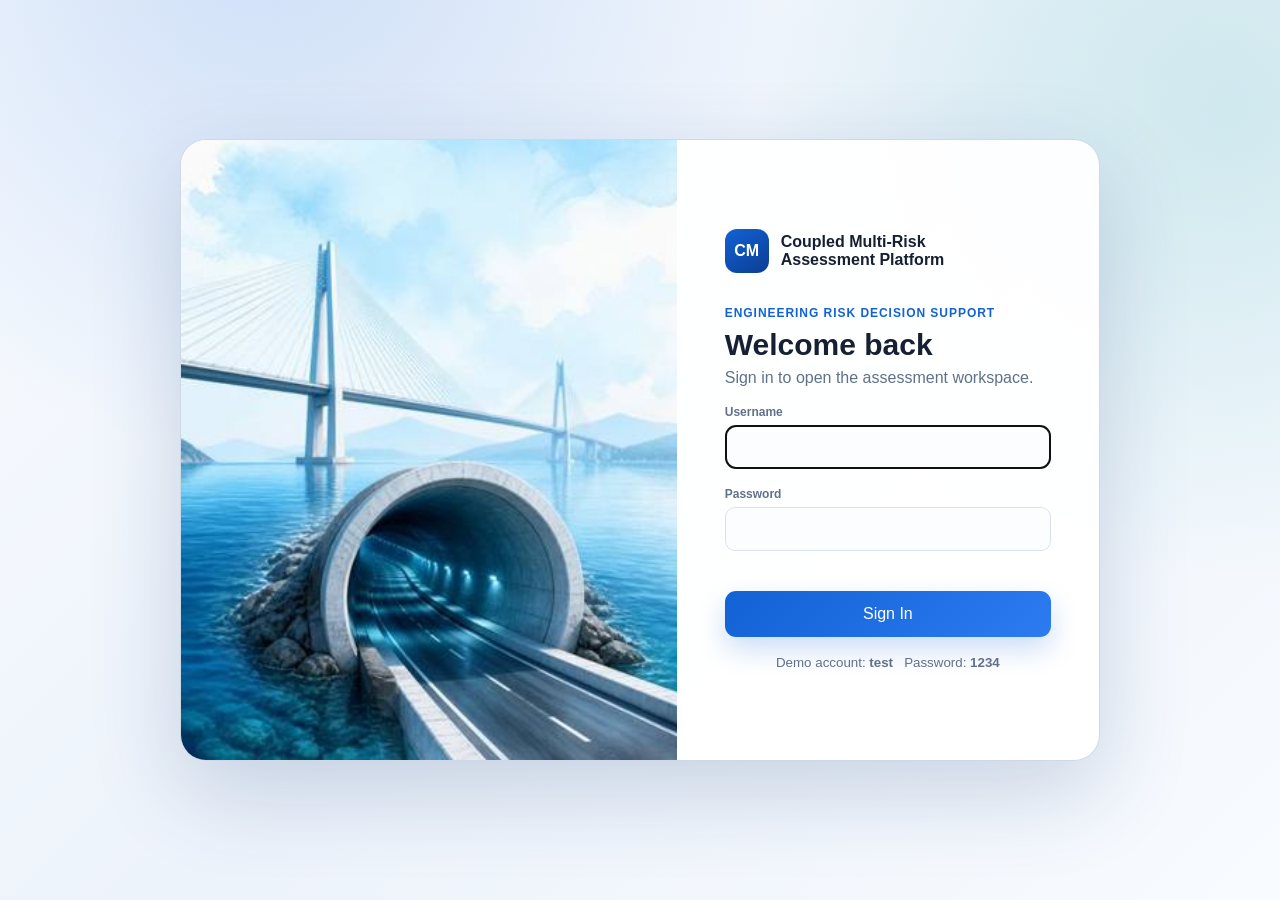
<file: index.html>
<!doctype html>
<html lang="en">
  <head>
    <meta charset="UTF-8" />
    <meta name="viewport" content="width=device-width, initial-scale=1.0" />
    <title>Coupled Multi-Risk Assessment Platform</title>
    <link rel="stylesheet" href="./styles.css" />
  </head>
  <body>
    <section class="login-screen" id="loginScreen" aria-labelledby="loginTitle">
      <div class="login-card">
        <div class="login-visual" aria-hidden="true">
          <img src="./assets/subsea-tunnel-sidebar.jpg" alt="" />
        </div>
        <form class="login-form" id="loginForm">
          <div class="login-brand"><span>CM</span><strong>Coupled Multi-Risk<br />Assessment Platform</strong></div>
          <div><span class="eyebrow">Engineering risk decision support</span><h1 id="loginTitle">Welcome back</h1><p>Sign in to open the assessment workspace.</p></div>
          <label>Username<input id="loginUsername" type="text" autocomplete="username" required /></label>
          <label>Password<input id="loginPassword" type="password" autocomplete="current-password" required /></label>
          <p class="login-error" id="loginError" role="alert" aria-live="polite"></p>
          <button class="primary-button login-button" type="submit">Sign In</button>
          <small class="demo-credentials">Demo account: <b>test</b> &nbsp; Password: <b>1234</b></small>
        </form>
      </div>
    </section>
    <div class="app-shell">
      <aside class="sidebar" aria-label="Main navigation">
        <div class="brand">
          <div class="brand-mark">CM</div>
          <div>
            <strong>Coupled Multi-Risk</strong>
            <span>Assessment Platform</span>
          </div>
        </div>
        <nav class="nav-list">
          <a href="#dashboard" class="nav-item active" data-section="dashboard">Dashboard</a>
          <a href="#setup" class="nav-item" data-section="setup">Project Setup</a>
          <a href="#library" class="nav-item" data-section="library">Risk Library</a>
          <a href="#coupling" class="nav-item" data-section="coupling">Coupling Matrix</a>
          <a href="#transmission" class="nav-item" data-section="transmission">Transfer Matrix</a>
          <a href="#paths" class="nav-item" data-section="paths">Effective Paths</a>
          <a href="#assessment" class="nav-item" data-section="assessment">Target-Risk Assessment</a>
          <a href="#reports" class="nav-item" data-section="reports">Reports</a>
        </nav>
        <button class="nav-item settings-link" id="openSettings" type="button">Settings</button>
        <div class="side-art">
          <img src="./assets/subsea-tunnel-sidebar.jpg" alt="Subsea tunnel entrance with a cable-stayed bridge" />
        </div>
      </aside>

      <main class="workspace">
        <header class="topbar">
          <div>
            <span class="eyebrow">Engineering risk decision support</span>
            <h1>Coupled Multi-Risk Assessment Platform</h1>
          </div>
          <div class="top-actions">
            <button class="ghost-button" id="signOut" type="button">Sign Out</button>
            <button class="ghost-button" id="resetDemo">Reset Demo</button>
            <button class="primary-button" id="printReport">Export Full Report</button>
          </div>
        </header>

        <section class="panel hero-panel" id="dashboard">
          <div class="section-title">
            <span>Project Summary</span>
            <strong id="projectTitle">Qingdao Jiaozhou Bay Second Subsea Tunnel</strong>
          </div>
          <div class="project-grid">
            <div class="project-meta">
              <dl>
                <div><dt>Project Type</dt><dd id="projectTypeText">Subsea tunnel</dd></div>
                <div><dt>Location</dt><dd id="locationText">Qingdao, Shandong, China</dd></div>
                <div><dt>Assessment Unit</dt><dd id="unitText">Base demonstration unit</dd></div>
                <div><dt>Model Focus</dt><dd>Amplification effects and cascading propagation</dd></div>
              </dl>
            </div>
            <div class="metric-card">
              <i class="metric-icon shield-icon" aria-hidden="true"><svg viewBox="0 0 24 24"><path d="M12 3 20 6v6c0 5-3.4 8-8 10-4.6-2-8-5-8-10V6l8-3Z"/><path d="M12 7v10"/></svg></i>
              <span>Initial Target Grade</span>
              <strong id="initialGradeMetric">III</strong>
              <small id="initialGradeName">Moderate</small>
            </div>
            <div class="metric-card warning">
              <i class="metric-icon coupled-icon" aria-hidden="true"><svg viewBox="0 0 24 24"><path d="M12 3 20 6v6c0 5-3.4 8-8 10-4.6-2-8-5-8-10V6l8-3Z"/><path d="m9 12 2 2 4-5"/></svg></i>
              <span>Coupled Grade</span>
              <strong id="coupledGradeMetric">II</strong>
              <small id="coupledGradeName">High</small>
            </div>
            <div class="metric-card">
              <i class="metric-icon chart-icon" aria-hidden="true"><svg viewBox="0 0 24 24"><path d="M4 20V10m6 10V5m6 15v-7m4 7H2"/><path d="m4 8 6-5 6 7 5-5"/></svg></i>
              <span>Amplification Factor</span>
              <strong id="ampMetric">1.219</strong>
              <small id="ampChange">Path-weighted</small>
            </div>
            <div class="metric-card">
              <i class="metric-icon path-icon" aria-hidden="true"><svg viewBox="0 0 24 24"><circle cx="5" cy="5" r="2"/><circle cx="19" cy="7" r="2"/><circle cx="7" cy="19" r="2"/><circle cx="18" cy="18" r="2"/><path d="m7 6 10 1M6 7l1 10m2 1 7 0m2-9v7"/></svg></i>
              <span>Effective Paths</span>
              <strong id="pathMetric">4</strong>
              <small id="thresholdMetric">T0 = 0.05</small>
            </div>
          </div>
          <div class="dashboard-intelligence">
            <div class="health-card">
              <div class="health-icon">✓</div>
              <div><span>Analysis Status</span><strong id="analysisHealth">Completed</strong><small id="healthDetail">Model inputs are ready</small></div>
            </div>
            <div class="insight-card"><span>Dominant Path</span><strong id="dominantPath">—</strong><small id="dominantContribution">Highest contribution</small></div>
            <div class="insight-card"><span>Network Density</span><strong id="networkDensity">—</strong><small>Active directed relations</small></div>
            <div class="insight-card"><span>Control Priority</span><strong id="controlPriority">—</strong><small>Largest upstream contributor</small></div>
          </div>
        </section>

        <section class="dashboard-grid">
          <article class="panel" id="setup">
            <div class="section-title compact">
              <span>Project Setup</span>
              <button class="mini-button" id="applyProject">Apply</button>
            </div>
            <div class="form-grid">
              <label>Project name<input id="projectName" type="text" /></label>
              <label>Project type<input id="projectType" type="text" /></label>
              <label>Location<input id="projectLocation" type="text" /></label>
              <label>Assessment unit<input id="assessmentUnit" type="text" /></label>
              <label>Path threshold T0<input id="thresholdInput" type="number" min="0" max="1" step="0.01" /></label>
              <label>Max path length<input id="maxDepthInput" type="number" min="1" max="6" step="1" /></label>
            </div>
          </article>

          <article class="panel" id="library">
            <div class="section-title compact">
              <span>Risk Library</span>
              <button class="mini-button" id="addRisk">Add Risk</button>
            </div>
            <div class="risk-list" id="riskList"></div>
          </article>

          <article class="panel network-panel" id="assessment">
            <div class="section-title compact">
              <div><span>Risk Interaction Network</span><small class="section-subtitle">Coupling amplification and cascading propagation displayed together</small></div>
              <div class="network-legend">
                <span><i class="coupling-line"></i>Coupling C</span>
                <span><i class="transfer-line"></i>Transfer T</span>
              </div>
            </div>
            <svg id="networkSvg" viewBox="55 20 790 570" role="img" aria-label="Coupling and transfer risk interaction network"></svg>
            <div class="network-footnote"><span>Line thickness reflects coefficient magnitude</span><span>Arrow direction indicates risk propagation</span><span>Target risk is located at the centre</span></div>
          </article>

          <article class="panel result-panel">
            <div class="section-title compact">
              <span class="title-with-icon"><i aria-hidden="true">◇</i>Coupled Assessment Result</span>
              <strong id="warningText">High</strong>
            </div>
            <div class="gauge-wrap">
              <svg id="gaugeSvg" viewBox="0 0 420 240" role="img" aria-label="Coupled risk gauge"></svg>
              <div class="result-notes">
                <div><span>Target risk</span><strong id="targetName">Safety Risk</strong></div>
                <div><span>Initial numerical grade</span><strong id="initialValue">3.00</strong></div>
                <div><span>Coupled numerical grade</span><strong id="coupledValue">2.46</strong></div>
                <div><span>Risk change</span><strong id="riskChange">Upgraded by 1 level</strong></div>
              </div>
            </div>
          </article>
        </section>

        <section class="matrix-grid">
          <article class="panel matrix-panel" id="coupling">
            <div class="section-title compact">
              <span>Original Coupling Matrix C₀</span>
              <small>expert initial input · editable</small>
            </div>
            <div id="couplingMatrix" class="matrix-host"></div>
          </article>

          <article class="panel matrix-panel" id="transmission">
            <div class="section-title compact">
              <span>Original Transfer Matrix T₀</span>
              <small>expert initial input · editable</small>
            </div>
            <div id="transmissionMatrix" class="matrix-host"></div>
          </article>

          <article class="panel matrix-panel">
            <div class="section-title compact"><span>Risk Grade Matrix G</span><small>automatically generated from Risk Library</small></div>
            <div id="gradeMatrix" class="matrix-host"></div>
          </article>

          <article class="panel matrix-panel">
            <div class="section-title compact"><span>Coefficient Adjustment Matrix A</span><small>embedded from the manuscript</small></div>
            <div id="adjustmentMatrix" class="matrix-host"></div>
          </article>

          <article class="panel matrix-panel">
            <div class="section-title compact"><span>Adjusted Coupling Matrix C*</span><small>C₀ × grade adjustment factor</small></div>
            <div id="adjustedCouplingMatrix" class="matrix-host"></div>
          </article>

          <article class="panel matrix-panel">
            <div class="section-title compact"><span>Adjusted Transfer Matrix T*</span><small>T₀ × grade adjustment factor</small></div>
            <div id="adjustedTransmissionMatrix" class="matrix-host"></div>
          </article>
        </section>

        <section class="panel" id="paths">
          <div class="section-title compact">
            <span>Effective Propagation Paths</span>
            <small id="pathSummary">Paths ending at target risk</small>
          </div>
          <div class="table-wrap">
            <table>
              <thead>
                <tr>
                  <th>Path</th>
                  <th>Propagation route</th>
                  <th>Propagation probability</th>
                  <th>Path weight</th>
                  <th>Coupling product</th>
                  <th>Contribution</th>
                </tr>
              </thead>
              <tbody id="pathsBody"></tbody>
            </table>
          </div>
        </section>

        <section class="panel report-panel" id="reports">
          <div class="section-title compact">
            <span>Analysis Report</span>
            <button class="mini-button" id="copyReport">Copy Summary</button>
          </div>
          <textarea id="reportText" spellcheck="false"></textarea>
        </section>
      </main>
    </div>

    <div class="settings-overlay" id="settingsOverlay" hidden>
      <section class="settings-dialog" role="dialog" aria-modal="true" aria-labelledby="settingsTitle">
        <div class="settings-header">
          <div><span>Interface Preferences</span><h2 id="settingsTitle">Settings</h2></div>
          <button id="closeSettings" class="icon-button" type="button" aria-label="Close settings">×</button>
        </div>
        <div class="settings-body">
          <label>Interface language
            <select id="languageSetting">
              <option value="en">English</option>
              <option value="zh">中文</option>
            </select>
          </label>
          <label>Report language
            <select id="reportLanguageSetting">
              <option value="en">English report</option>
              <option value="zh">中文报告</option>
            </select>
          </label>
          <label>Interface font
            <select id="fontFamilySetting">
              <option value="system">Segoe UI / Aptos</option>
              <option value="arial">Arial</option>
              <option value="times">Times New Roman</option>
              <option value="georgia">Georgia</option>
            </select>
          </label>
          <label>Text size
            <select id="fontSizeSetting">
              <option value="0.92">Small</option>
              <option value="1">Standard</option>
              <option value="1.08">Large</option>
            </select>
          </label>
          <label>Display density
            <select id="densitySetting">
              <option value="comfortable">Comfortable</option>
              <option value="compact">Compact</option>
            </select>
          </label>
          <label>Accent colour
            <select id="accentSetting">
              <option value="blue">Engineering Blue</option>
              <option value="teal">Ocean Teal</option>
              <option value="navy">Deep Navy</option>
            </select>
          </label>
        </div>
        <div class="settings-preview"><span>Preview</span><strong>Coupled Multi-Risk Assessment</strong><small>Risk interaction, effective paths and coupled result</small></div>
        <div class="settings-actions">
          <button class="ghost-button" id="resetSettings" type="button">Restore Defaults</button>
          <button class="primary-button" id="saveSettings" type="button">Save Settings</button>
        </div>
      </section>
    </div>

    <script src="./app.js"></script>
  </body>
</html>
</file>
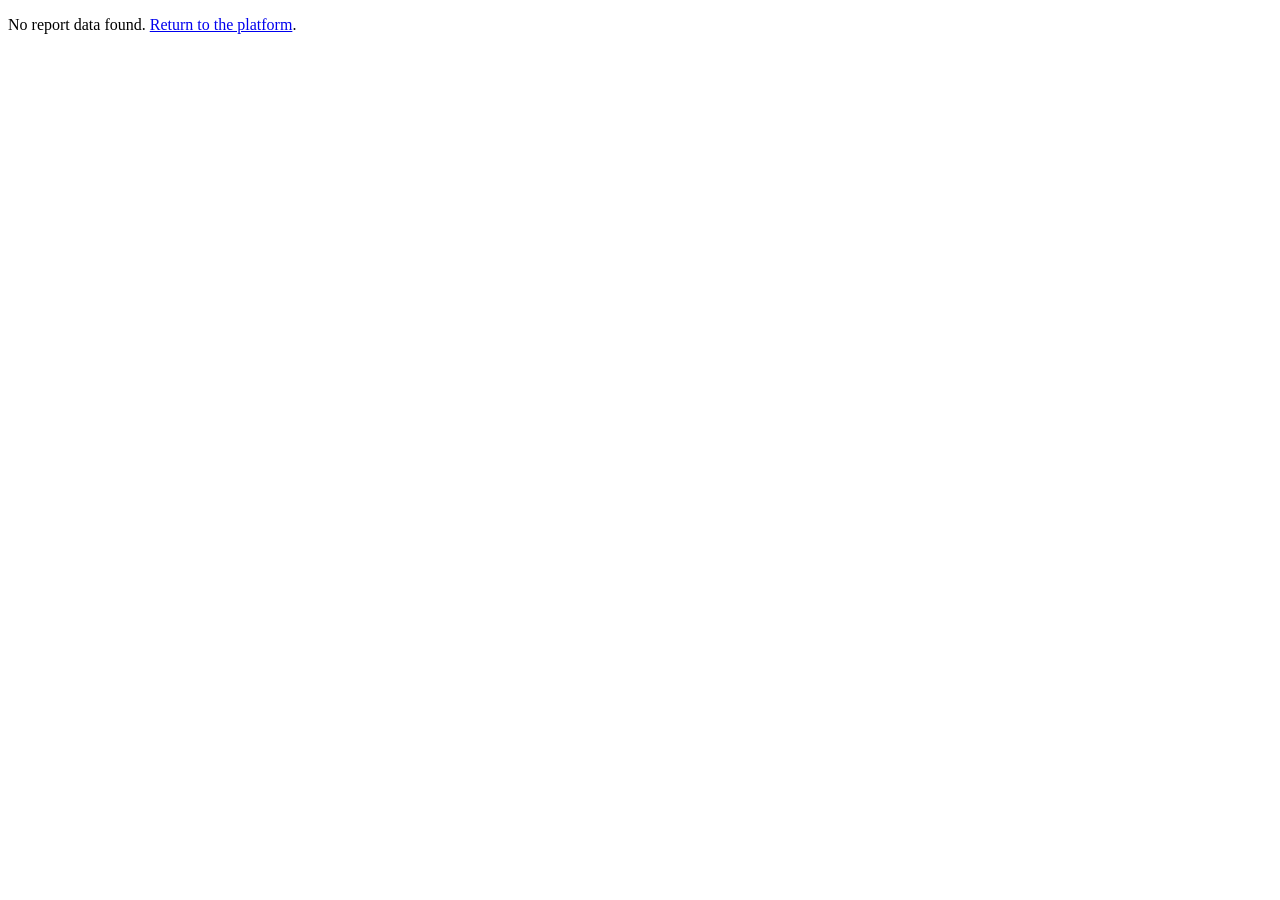
<file: report.html>
<!doctype html>
<html lang="en">
  <head><meta charset="utf-8"><title>Preparing full report…</title></head>
  <body>
    <script>
      const report = sessionStorage.getItem("coupled-risk-full-report");
      if (report) {
        document.open();
        document.write(report);
        document.close();
        document.title = document.documentElement.lang === "zh-CN" ? "多风险耦合评估报告" : "Coupled Multi-Risk Assessment Report";
        const visuals = sessionStorage.getItem("coupled-risk-report-visuals");
        const pathHeading = [...document.querySelectorAll("h2")].find(node => /Effective Propagation Paths|有效传播路径/i.test(node.textContent));
        if (visuals && pathHeading) {
          const section = document.createElement("section");
          section.innerHTML = visuals;
          pathHeading.before(section);
          const style = document.createElement("style");
          style.textContent = '.report-network{padding:12px;border:1px solid #d8e2f0;border-radius:12px}.report-network svg{display:block;width:100%;max-height:560px}.report-result{display:grid;grid-template-columns:1.1fr .9fr;gap:28px;align-items:center;padding:18px;border:1px solid #d8e2f0;border-radius:12px}.report-result svg{width:100%;max-height:330px}.report-result dl{display:grid;grid-template-columns:1fr 1fr;gap:10px}.report-result dt{color:#62708a}.report-result dd{margin:0;font-weight:700}@media print{.report-network,.report-result{break-inside:avoid}}';
          document.head.appendChild(style);
        }
      } else {
        document.body.innerHTML = '<p>No report data found. <a href="./index.html">Return to the platform</a>.</p>';
      }
    </script>
  </body>
</html>
</file>
<file: styles.css>
:root {
  --bg: #edf3fb;
  --panel: rgba(255, 255, 255, 0.92);
  --ink: #172033;
  --muted: #62708a;
  --line: #d8e2f0;
  --blue: #1262d6;
  --blue-deep: #0b3e91;
  --teal: #079f9a;
  --orange: #ec6d1f;
  --green: #28a45f;
  --red: #cf2f2f;
  --violet: #6552bf;
  --shadow: 0 22px 70px rgba(43, 71, 118, 0.12);
  --ui-font: "Aptos", "Segoe UI", "Microsoft YaHei", sans-serif;
  --ui-scale: 1;
  --panel-space: 18px;
}

* {
  box-sizing: border-box;
}

body {
  margin: 0;
  min-height: 100vh;
  color: var(--ink);
  background:
    radial-gradient(circle at 20% -10%, rgba(18, 98, 214, 0.18), transparent 34rem),
    radial-gradient(circle at 96% 12%, rgba(7, 159, 154, 0.14), transparent 30rem),
    linear-gradient(135deg, #f8fbff 0%, var(--bg) 50%, #f8fbff 100%);
  font-family: var(--ui-font);
  font-size: calc(16px * var(--ui-scale));
}

body:not(.authenticated) .app-shell { display: none; }
body.authenticated .login-screen { display: none; }

.login-screen { min-height: 100vh; display: grid; place-items: center; padding: 28px; }
.login-card { width: min(920px, 100%); min-height: 540px; display: grid; grid-template-columns: 1.08fr .92fr; overflow: hidden; border: 1px solid rgba(200,212,231,.9); border-radius: 26px; background: rgba(255,255,255,.94); box-shadow: 0 30px 90px rgba(31,66,119,.2); }
.login-visual { min-height: 540px; background: #dcecff; }
.login-visual img { width: 100%; height: 100%; display: block; object-fit: cover; }
.login-form { display: flex; flex-direction: column; justify-content: center; gap: 18px; padding: 48px; }
.login-brand { display: flex; align-items: center; gap: 12px; margin-bottom: 12px; }
.login-brand > span { width: 44px; height: 44px; display: grid; place-items: center; color: white; font-weight: 800; border-radius: 12px; background: linear-gradient(145deg,var(--blue),var(--blue-deep)); }
.login-form h1 { margin-top: 7px; font-size: 30px; }
.login-form p { margin: 7px 0 0; color: var(--muted); }
.login-form input { height: 44px; }
.login-button { width: 100%; min-height: 46px; }
.login-error { min-height: 18px; margin: -7px 0 !important; color: var(--red) !important; font-size: 12px; font-weight: 700; }
.demo-credentials { color: var(--muted); text-align: center; }

button,
input,
select,
textarea {
  font: inherit;
}

.app-shell {
  display: grid;
  grid-template-columns: 260px minmax(0, 1fr);
  min-height: 100vh;
}

.sidebar {
  position: sticky;
  top: 0;
  height: 100vh;
  display: flex;
  flex-direction: column;
  gap: 16px;
  padding: 18px 16px;
  border-right: 1px solid rgba(173, 190, 216, 0.55);
  background: rgba(248, 251, 255, 0.75);
  backdrop-filter: blur(18px);
}

.brand {
  display: flex;
  align-items: center;
  gap: 12px;
  padding: 2px 6px 14px;
}

.brand-mark {
  width: 38px;
  height: 38px;
  display: grid;
  place-items: center;
  color: white;
  font-weight: 800;
  border-radius: 10px;
  background: linear-gradient(145deg, var(--blue), var(--blue-deep));
  box-shadow: 0 12px 24px rgba(18, 98, 214, 0.24);
}

.brand strong,
.brand span {
  display: block;
}

.brand strong {
  font-size: 15px;
}

.brand span {
  margin-top: 2px;
  color: var(--muted);
  font-size: 12px;
}

.nav-list {
  display: grid;
  gap: 8px;
}

.settings-link {
  flex: 0 0 auto;
  width: 100%;
  border: 0;
  font: inherit;
  text-align: left;
  background: transparent;
  cursor: pointer;
}

.nav-item {
  position: relative;
  display: flex;
  align-items: center;
  min-height: 42px;
  padding: 0 14px 0 42px;
  color: #243a63;
  text-decoration: none;
  border-radius: 12px;
  transition: 180ms ease;
}

.nav-item::before {
  content: "";
  position: absolute;
  left: 16px;
  width: 13px;
  height: 13px;
  border: 2px solid currentColor;
  border-radius: 4px;
}

.nav-item:hover,
.nav-item.active {
  color: var(--blue);
  background: linear-gradient(90deg, rgba(18, 98, 214, 0.12), rgba(255, 255, 255, 0.75));
}

.side-art {
  position: relative;
  margin-top: auto;
  overflow: hidden;
  padding: 0;
  min-height: 205px;
  border-radius: 18px;
  color: #2d4b75;
  background:
    linear-gradient(180deg, rgba(255, 255, 255, 0), rgba(255, 255, 255, 0.88)),
    linear-gradient(145deg, rgba(18, 98, 214, 0.16), rgba(7, 159, 154, 0.12));
  border: 1px solid rgba(188, 203, 226, 0.65);
}

.side-art img {
  display: block;
  width: 100%;
  height: 205px;
  object-fit: cover;
  object-position: 50% 58%;
}

.side-art-caption {
  position: absolute;
  inset: auto 10px 10px;
  padding: 10px 12px;
  border: 1px solid rgba(255,255,255,.7);
  border-radius: 12px;
  color: white;
  background: rgba(8,48,91,.66);
  backdrop-filter: blur(8px);
}

.side-art-caption strong,
.side-art-caption span { display: block; }
.side-art-caption strong { font-size: 12px; }
.side-art-caption span { margin-top: 2px; font-size: 10px; opacity: .86; }

.tunnel {
  height: 82px;
  border-radius: 48px 48px 12px 12px;
  background:
    linear-gradient(90deg, transparent 47%, rgba(255, 255, 255, 0.9) 47% 53%, transparent 53%),
    repeating-linear-gradient(90deg, rgba(18, 98, 214, 0.16) 0 12px, rgba(255, 255, 255, 0.2) 12px 24px),
    linear-gradient(180deg, #c7d8ef, #f7fbff);
  border: 1px solid rgba(119, 151, 195, 0.35);
}

.side-art p {
  margin: 14px 0 0;
  font-size: 12px;
  line-height: 1.55;
}

.workspace {
  padding: 15px 22px 30px;
}

.topbar {
  display: flex;
  align-items: center;
  justify-content: space-between;
  gap: 18px;
  margin-bottom: 12px;
}

.eyebrow {
  color: var(--blue);
  font-size: 12px;
  font-weight: 700;
  text-transform: uppercase;
  letter-spacing: 0.08em;
}

h1 {
  margin: 4px 0 0;
  font-size: 24px;
  letter-spacing: 0;
}

.top-actions {
  display: flex;
  gap: 10px;
}

.primary-button,
.ghost-button,
.mini-button {
  border: 0;
  cursor: pointer;
  border-radius: 11px;
  transition: 180ms ease;
}

.primary-button {
  padding: 11px 16px;
  color: white;
  background: linear-gradient(135deg, var(--blue), #2c7bf0);
  box-shadow: 0 12px 28px rgba(18, 98, 214, 0.22);
}

.ghost-button,
.mini-button {
  padding: 10px 14px;
  color: #24446f;
  background: white;
  border: 1px solid var(--line);
}

.mini-button {
  padding: 7px 10px;
  font-size: 12px;
}

.primary-button:hover,
.ghost-button:hover,
.mini-button:hover {
  transform: translateY(-1px);
}

.panel {
  border: 1px solid rgba(200, 212, 231, 0.86);
  border-radius: 18px;
  background: var(--panel);
  box-shadow: var(--shadow);
}

.hero-panel {
  padding: 16px 18px;
  margin-bottom: 12px;
}

.section-title {
  display: flex;
  align-items: center;
  justify-content: space-between;
  gap: 16px;
  margin-bottom: 11px;
}

.section-title span {
  color: var(--blue);
  font-size: 14px;
  font-weight: 800;
}

.section-title strong {
  font-size: 20px;
}

.section-title small {
  color: var(--muted);
}

.compact {
  margin-bottom: 12px;
}

.project-grid {
  display: grid;
  grid-template-columns: minmax(260px, 1.5fr) repeat(4, minmax(140px, 1fr));
  gap: 10px;
}

.metric-card { position: relative; }
.metric-card > span { display: block; min-height: 24px; padding-left: 31px; line-height: 1.25; }
.metric-icon { position: absolute; left: 14px; top: 13px; width: 22px; height: 22px; display: grid; place-items: center; color: var(--blue); }
.metric-icon svg { width: 100%; height: 100%; fill: none; stroke: currentColor; stroke-width: 1.8; stroke-linecap: round; stroke-linejoin: round; }
.metric-card.warning .metric-icon { color: var(--orange); }
.path-icon { color: var(--teal); }
.title-with-icon { display: inline-flex; align-items: center; gap: 7px; }
.title-with-icon i { width: 20px; height: 20px; display: grid; place-items: center; color: white; font-style: normal; border-radius: 6px; background: var(--blue); }

.dashboard-intelligence {
  display: grid;
  grid-template-columns: 1.2fr repeat(3, 1fr);
  gap: 10px;
  margin-top: 11px;
}

.health-card,
.insight-card {
  min-height: 68px;
  display: flex;
  align-items: center;
  gap: 13px;
  padding: 10px 13px;
  border: 1px solid var(--line);
  border-radius: 14px;
  background: linear-gradient(145deg, #fafdff, #f3f8ff);
}

.health-icon {
  flex: 0 0 auto;
  width: 42px;
  height: 42px;
  display: grid;
  place-items: center;
  border-radius: 50%;
  color: white;
  font-size: 22px;
  font-weight: 800;
  background: linear-gradient(145deg, #13b49b, #078d83);
  box-shadow: 0 8px 20px rgba(7, 159, 154, .22);
}

.health-card span,
.health-card small,
.insight-card span,
.insight-card small { display: block; color: var(--muted); font-size: 11px; }
.health-card strong,
.insight-card strong { display: block; margin: 4px 0; color: #173b70; font-size: 15px; }

.workflow-strip {
  display: flex;
  align-items: flex-start;
  margin-top: 15px;
  padding: 15px 20px 4px;
  border-top: 1px solid #e5edf7;
}

.workflow-step { min-width: 92px; text-align: center; color: var(--muted); font-size: 11px; }
.workflow-step b { width: 28px; height: 28px; display: grid; place-items: center; margin: 0 auto 7px; border: 2px solid #b9c6d8; border-radius: 50%; background: white; }
.workflow-step.done b { color: white; border-color: var(--teal); background: var(--teal); }
.workflow-step.current b { color: var(--blue); border-color: var(--blue); box-shadow: 0 0 0 5px rgba(18,98,214,.10); }
.workflow-step.current span { color: var(--blue); font-weight: 800; }
.workflow-line { flex: 1; height: 2px; margin-top: 13px; background: linear-gradient(90deg, var(--teal), #7bc9c1); }

.project-meta {
  padding: 4px 4px 0;
}

dl {
  margin: 0;
  display: grid;
  gap: 9px;
}

dl div {
  display: grid;
  grid-template-columns: 120px 1fr;
  gap: 12px;
}

dt {
  color: var(--muted);
}

dd {
  margin: 0;
  font-weight: 650;
}

.metric-card {
  min-height: 112px;
  padding: 18px;
  border: 1px solid var(--line);
  border-radius: 16px;
  background:
    linear-gradient(180deg, rgba(255, 255, 255, 0.94), rgba(246, 249, 255, 0.88));
}

.metric-card span,
.metric-card small {
  display: block;
}

.metric-card span {
  color: var(--muted);
  font-size: 12px;
}

.metric-card strong {
  display: block;
  margin-top: 12px;
  color: var(--blue);
  font-size: 30px;
  line-height: 1;
}

.metric-card.warning strong,
.metric-card.warning small {
  color: var(--orange);
}

.metric-card small {
  margin-top: 8px;
  color: var(--muted);
}

.dashboard-grid {
  display: grid;
  grid-template-columns: minmax(235px, .82fr) minmax(260px, .92fr) minmax(410px, 1.58fr) minmax(270px, 1fr);
  gap: 12px;
  align-items: stretch;
}

.dashboard-grid .panel,
.matrix-grid .panel,
#paths,
#reports {
  padding: var(--panel-space);
}

.settings-overlay {
  position: fixed;
  z-index: 1000;
  inset: 0;
  display: grid;
  place-items: center;
  padding: 20px;
  background: rgba(17,32,57,.42);
  backdrop-filter: blur(8px);
}

.settings-overlay[hidden] { display: none; }

.settings-dialog {
  width: min(560px, 100%);
  overflow: hidden;
  border: 1px solid rgba(192,208,231,.9);
  border-radius: 22px;
  background: white;
  box-shadow: 0 30px 90px rgba(21,47,88,.28);
}

.settings-header,
.settings-actions {
  display: flex;
  align-items: center;
  justify-content: space-between;
  gap: 16px;
  padding: 20px 22px;
}

.settings-header { border-bottom: 1px solid var(--line); background: linear-gradient(145deg,#f8fbff,#eef5ff); }
.settings-header span { color: var(--blue); font-size: 11px; font-weight: 800; text-transform: uppercase; letter-spacing: .08em; }
.settings-header h2 { margin: 4px 0 0; font-size: 22px; }
.icon-button { width: 38px; height: 38px; border: 1px solid var(--line); border-radius: 10px; color: #49617f; background: white; cursor: pointer; font-size: 23px; }
.settings-body { display: grid; grid-template-columns: 1fr 1fr; gap: 16px; padding: 22px; }
.settings-body select { height: 43px; padding: 0 10px; }
.settings-preview { margin: 0 22px; padding: 16px; border: 1px dashed #bdd0e9; border-radius: 14px; background: #f7faff; }
.settings-preview span,.settings-preview small { display:block;color:var(--muted);font-size:11px; }
.settings-preview strong { display:block;margin:5px 0;color:var(--blue);font-size:18px; }
.settings-actions { justify-content: flex-end; }

body.compact-ui { --panel-space: 13px; }
body.compact-ui .hero-panel { padding: 16px; }
body.compact-ui .dashboard-grid { gap: 11px; }
body.compact-ui .risk-row { padding: 7px; }

.form-grid {
  display: grid;
  gap: 8px;
}

label {
  display: grid;
  gap: 6px;
  color: var(--muted);
  font-size: 12px;
  font-weight: 700;
}

input,
select,
textarea {
  width: 100%;
  border: 1px solid var(--line);
  border-radius: 10px;
  color: var(--ink);
  background: #fbfdff;
}

input,
select {
  height: 38px;
  padding: 0 10px;
}

textarea {
  min-height: 230px;
  padding: 14px;
  resize: vertical;
  line-height: 1.6;
}

.risk-list {
  display: grid;
  gap: 7px;
  max-height: 370px;
  overflow: auto;
  padding-right: 4px;
}

.risk-row {
  display: grid;
  grid-template-columns: 30px minmax(82px, 1fr) 100px 42px;
  gap: 8px;
  align-items: center;
  padding: 7px 9px;
  border: 1px solid var(--line);
  border-radius: 14px;
  background: #fbfdff;
}

.risk-list-icon { width: 28px; height: 28px; display: grid; place-items: center; border-radius: 9px; font-size: 16px; font-weight: 800; background: color-mix(in srgb, currentColor 11%, white); }

.risk-row select {
  height: 42px;
  padding: 0 9px;
  color: #173b70;
  font-size: 13px;
  font-weight: 800;
  border-color: #c5d5e9;
  background: white;
}

.risk-row strong {
  display: block;
  font-size: 13px;
}

.risk-row small {
  display: block;
  margin-top: 3px;
  color: var(--muted);
}

.risk-row button {
  height: 34px;
  border: 0;
  border-radius: 9px;
  cursor: pointer;
  color: #8b2a2a;
  background: #fff0f0;
}

.auto-target-badge { height: 34px; display: grid; place-items: center; color: var(--blue); border-radius: 9px; background: #eaf3ff; font-size: 10px; font-weight: 800; letter-spacing: .04em; }
.auto-target-badge.inactive { color: #8b98aa; background: #f2f5f9; }

.network-panel {
  min-height: 452px;
}

.legend {
  display: flex;
  align-items: center;
  gap: 8px;
  color: var(--muted);
  font-size: 12px;
}

.legend i {
  display: inline-block;
  width: 24px;
  height: 0;
  border-top: 2px solid var(--muted);
}

.legend .strong {
  border-top-width: 4px;
}

.legend .weak {
  border-top-style: dashed;
}

#networkSvg,
#gaugeSvg {
  width: 100%;
  height: auto;
}

.section-subtitle { display: block; margin-top: 4px; }
.network-legend { display: flex; flex-wrap: wrap; gap: 14px; color: var(--muted); font-size: 12px; }
.network-legend span { display: flex; align-items: center; gap: 7px; color: var(--muted); font-weight: 600; }
.network-legend i { width: 31px; height: 0; display: inline-block; }
.coupling-line { border-top: 4px solid #7967d5; border-radius: 4px; }
.transfer-line { border-top: 2px dashed #079f9a; }
.network-footnote { display: flex; justify-content: center; flex-wrap: wrap; gap: 22px; color: var(--muted); font-size: 11px; }
.network-footnote span::before { content: "•"; margin-right: 6px; color: var(--blue); }

.result-panel {
  min-height: 452px;
}

.gauge-wrap {
  display: grid;
  gap: 7px;
}

.result-notes {
  display: grid;
  gap: 6px;
}

.result-notes div {
  display: flex;
  justify-content: space-between;
  gap: 12px;
  padding: 8px 11px;
  border-radius: 12px;
  background: #f7faff;
}

.result-notes span {
  color: var(--muted);
}

.matrix-grid {
  display: grid;
  grid-template-columns: repeat(2, minmax(0, 1fr));
  gap: 16px;
  margin-top: 16px;
}

.matrix-host {
  overflow: auto;
}

.matrix {
  min-width: 560px;
  border-collapse: collapse;
  font-size: 13px;
}

.matrix th,
.matrix td {
  min-width: 86px;
  height: 42px;
  border: 1px solid #dbe5f1;
  text-align: center;
}

.matrix th {
  color: #263b60;
  background: #f2f6fb;
  font-weight: 800;
}

.matrix td:first-child {
  font-weight: 800;
  background: #f8fbff;
}

.matrix input {
  height: 36px;
  border: 0;
  text-align: center;
  background: transparent;
}

.matrix .locked {
  color: #8795ab;
  background: repeating-linear-gradient(-45deg, #f4f7fb 0 8px, #edf2f8 8px 16px);
}

.matrix td.readonly { color: #173b70; font-weight: 700; background: #f8fbff; }
.matrix td.active-grade { color: white; background: var(--blue); }
.matrix-note { margin: 10px 0 0; color: var(--muted); font-size: 11px; line-height: 1.5; }

#paths {
  margin-top: 16px;
}

.table-wrap {
  overflow: auto;
}

table {
  width: 100%;
  border-collapse: collapse;
  font-size: 13px;
}

th,
td {
  padding: 12px 10px;
  border-bottom: 1px solid var(--line);
  text-align: left;
}

th {
  color: #263b60;
  background: #f4f7fb;
}

tbody tr:hover {
  background: #f9fbff;
}

.badge {
  display: inline-flex;
  align-items: center;
  justify-content: center;
  min-width: 48px;
  padding: 4px 8px;
  border-radius: 999px;
  color: var(--blue);
  background: rgba(18, 98, 214, 0.1);
  font-weight: 800;
}

.report-panel {
  margin-top: 16px;
}

@media (max-width: 1500px) and (min-width: 1251px) {
  .project-grid {
    grid-template-columns: minmax(245px, 1.38fr) repeat(4, minmax(112px, 1fr));
  }

  .metric-card > span { padding-left: 28px; }
  .metric-icon { left: 10px; top: 12px; width: 20px; height: 20px; }

  .project-meta {
    grid-row: auto;
  }

  .dashboard-grid {
    grid-template-columns: minmax(180px,.78fr) minmax(210px,.9fr) minmax(325px,1.52fr) minmax(215px,.94fr);
    gap: 10px;
  }

  .dashboard-grid > *,
  .matrix-grid > * {
    min-width: 0;
  }

  .risk-row {
    grid-template-columns: minmax(0, 1fr) 38px;
  }

  .risk-row select {
    grid-column: 1 / -1;
    grid-row: 2;
    width: 100%;
  }

  .network-panel,
  .result-panel { min-height: 480px; }
}

@media print {
  body { background: white; }
  .sidebar, .top-actions, #setup, #library, .network-panel, .matrix-grid, #paths { display: none !important; }
  .app-shell { display: block; }
  .workspace { padding: 0; }
  .panel { box-shadow: none; break-inside: avoid; }
  .dashboard-grid { display: block; }
  .result-panel, .report-panel { margin-top: 16px; }
  textarea { border: 0; min-height: 520px; overflow: visible; }
}

@media (max-width: 1250px) {
  .app-shell {
    grid-template-columns: 1fr;
  }

  .sidebar {
    position: static;
    height: auto;
  }

  .side-art {
    display: none;
  }

  .nav-list {
    grid-template-columns: repeat(4, 1fr);
  }

  .project-grid,
  .dashboard-grid,
  .matrix-grid {
    grid-template-columns: 1fr;
  }

  .dashboard-intelligence { grid-template-columns: 1fr 1fr; }
  .network-panel { grid-column: auto; }
}

@media (max-width: 720px) {
  .login-screen { padding: 14px; }
  .login-card { grid-template-columns: 1fr; min-height: 0; }
  .login-visual { min-height: 180px; max-height: 220px; }
  .login-form { padding: 28px 24px; }
  .workspace {
    padding: 16px;
  }

  .topbar,
  .section-title,
  .top-actions {
    align-items: stretch;
    flex-direction: column;
  }

  .nav-list {
    grid-template-columns: 1fr 1fr;
  }

  .dashboard-intelligence { grid-template-columns: 1fr; }
  .workflow-strip { overflow-x: auto; }

  dl div {
    grid-template-columns: 1fr;
    gap: 2px;
  }
}
</file>
